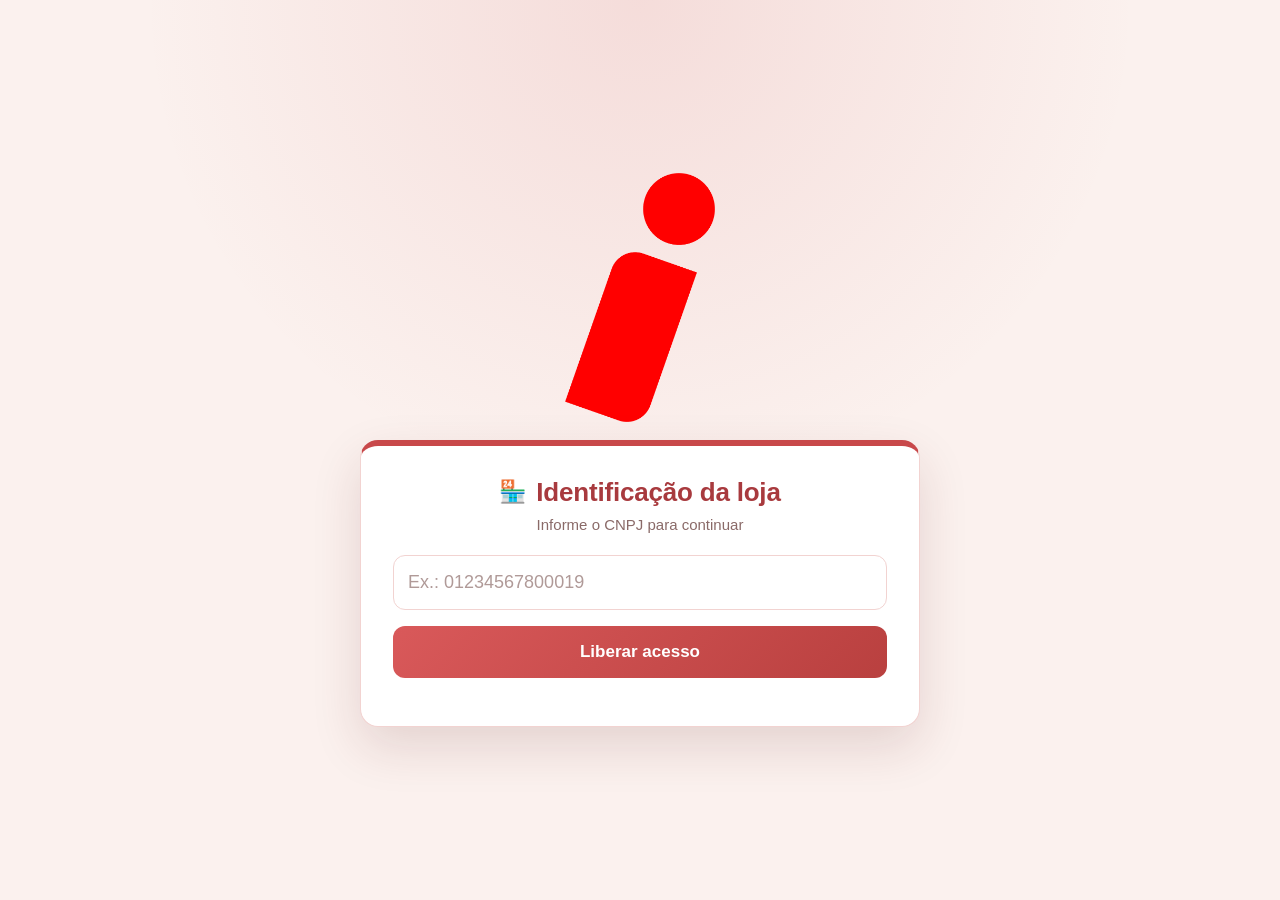
<file: index.html>
<!doctype html>
<html lang="pt-BR">
<head>
  <meta charset="utf-8" />
  <meta name="viewport" content="width=device-width, initial-scale=1" />
  <title>Acesso Exclusivo</title>

  <!-- Abre a conexão com os servidores do Google antes da primeira consulta. -->
  <link rel="preconnect" href="https://script.google.com" crossorigin>
  <link rel="preconnect" href="https://script.googleusercontent.com" crossorigin>

  <style>
    * { box-sizing: border-box; }

    :root{
      --bg:#fbf1ee;
      --text:#5e3a3a;
      --muted:#8a6a68;
      --card:#ffffff;
      --border:#f2d3d1;
      --primary:#c8484a;
      --primary-dark:#a83a3e;
      --shadow: 0 20px 50px rgba(90,30,30,.14);
      --radius: 18px;
    }

    body{
      font-family: Arial, sans-serif;
      margin:0;
      color: var(--text);
      background: radial-gradient(circle at top, rgba(200,72,74,.12), transparent 45%), var(--bg);
    }

    .wrap{
      min-height:100vh;
      display:flex;
      align-items:center;
      justify-content:center;
      padding: 48px 18px;
    }

    .container{
      width: min(560px, 100%);
      display:flex;
      flex-direction: column;
      align-items: center;
      justify-content: center;
      gap: 18px;
    }

    .logo-top{
      width: 150px;
      height:auto;
      max-width: 100%;
      object-fit: contain;
      display:block;
      margin:0;
    }

    .card{
      width: 100%;
      background: var(--card);
      border-radius: var(--radius);
      padding: 32px;
      box-shadow: var(--shadow);
      border: 1px solid var(--border);
      border-top: 6px solid var(--primary);
    }

    .title{
      display:flex;
      align-items:center;
      justify-content:center;
      gap:10px;
      margin-bottom: 10px;
      text-align:center;
    }

    .title-icon{
      font-size: 22px;
      line-height: 1;
      display: inline-flex;
      align-items: center;
      justify-content: center;
    }

    h1{
      font-size: 26px;
      line-height: 1.1;
      margin:0;
      letter-spacing: -0.2px;
      color: var(--primary-dark);
    }

    p{
      margin: 0 0 22px;
      color: var(--muted);
      font-size: 15px;
      text-align:center;
    }

    .field{
      display:flex;
      flex-direction: column;
      gap: 8px;
      margin-top: 6px;
    }

    label{
      font-size: 13px;
      margin:0;
      opacity:.95;
    }

    input,
    textarea{
      width:100%;
      padding: 16px 14px;
      font-size: 18px;
      border: 1px solid var(--border);
      border-radius: 12px;
      outline:none;
      background:#fff;
      color:#3d2a2a;
      font-family: Arial, sans-serif;
    }

    textarea{
      min-height: 90px;
      resize: vertical;
      font-size: 15px;
    }

    input::placeholder,
    textarea::placeholder{
      color:#b09a98;
    }

    input:focus,
    textarea:focus{
      border-color:#e08a88;
      box-shadow:0 0 0 4px rgba(224,138,136,.2);
    }

    button{
      width:100%;
      margin-top: 16px;
      padding: 16px 14px;
      font-size: 17px;
      font-weight: 700;
      border:0;
      border-radius: 12px;
      cursor:pointer;
      background: linear-gradient(135deg, #d9595a, #b9403f);
      color:#fff;
      transition: transform .04s ease, opacity .2s ease, filter .2s ease;
    }

    button:active{
      transform: translateY(1px);
    }

    button:hover{
      filter: brightness(1.05);
    }

    button:disabled{
      opacity:.7;
      cursor:not-allowed;
      filter: none;
    }

    .btn-secundario{
      display:block;
      width:100%;
      box-sizing:border-box;
      margin-top:16px;
      padding:16px 14px;
      font-size:16px;
      font-weight:700;
      border-radius:12px;
      text-align:center;
      text-decoration:none;
      background:transparent;
      color:var(--text);
      border:1px solid rgba(255,255,255,.25);
    }

    .btn-secundario:hover{ filter:brightness(1.15); }

    .msg{
      margin-top: 16px;
      font-weight: 700;
      font-size: 14px;
      text-align:center;
    }

    .ok{ color:#2f8a55; }
    .err{ color:#c0392b; }

    /* ===== Pesquisa de satisfação (tema claro e aconchegante) ===== */
    .popup-overlay{
      --p-red: #c8484a;
      --p-red-dark: #a83a3e;
      --p-red-soft: #fdeeed;
      --p-red-line: #f2d3d1;
      --p-text: #5e3a3a;
      --p-muted: #8a6a68;

      position: fixed;
      inset: 0;
      background: rgba(40, 18, 18, .55);
      backdrop-filter: blur(3px);
      display: none;
      align-items: center;
      justify-content: center;
      z-index: 9999;
      padding: 20px;
    }

    .popup-overlay.ativo{
      display: flex;
    }

    .popup-shell{
      position: relative;
      width: min(540px, 100%);
      animation: popupEntrar .35s ease-out;
    }

    .popup-card{
      max-height: 92vh;
      overflow-y: auto;
      background: linear-gradient(180deg, #fff6f3 0%, #ffffff 140px);
      color: var(--p-text);
      border-radius: 22px;
      padding: 32px 30px 26px;
      box-shadow: 0 24px 60px rgba(90, 30, 30, .28);
      border: 1px solid var(--p-red-line);
      border-top: 6px solid var(--p-red);
    }

    .popup-close{
      position: absolute;
      top: 16px;
      right: 16px;
      z-index: 2;
      width: 36px;
      height: 36px;
      margin: 0;
      padding: 0;
      background: var(--p-red-soft);
      color: var(--p-red);
      border: 0;
      border-radius: 50%;
      font-size: 24px;
      line-height: 36px;
      cursor: pointer;
    }

    .popup-close:hover{
      filter: none;
      background: #fbdcda;
    }

    .popup-card h2{
      margin: 0 0 8px;
      font-size: 24px;
      line-height: 1.2;
      text-align: center;
      color: var(--p-red-dark);
    }

    .popup-card p{
      margin: 0 0 20px;
      color: var(--p-muted);
      font-size: 15px;
      line-height: 1.5;
      text-align: center;
    }

    .popup-field{
      display: flex;
      flex-direction: column;
      gap: 8px;
      margin-bottom: 14px;
    }

    .popup-field label{
      font-size: 13px;
      font-weight: 700;
      color: var(--p-red-dark);
    }

    .popup-field input,
    .popup-field textarea{
      font-size: 15px;
      padding: 13px 14px;
      color: #3d2a2a;
      border-color: var(--p-red-line);
    }

    .popup-field input:focus,
    .popup-field textarea:focus{
      border-color: #e08a88;
      box-shadow: 0 0 0 4px rgba(224, 138, 136, .2);
    }

    .popup-field input::placeholder,
    .popup-field textarea::placeholder{
      color: #b09a98;
    }

    .popup-field input[readonly]{
      background: #fbf3f2;
      color: var(--p-muted);
      cursor: not-allowed;
    }

    .avaliacao-opcoes{
      display: grid;
      grid-template-columns: 1fr;
      gap: 8px;
      margin-bottom: 6px;
    }

    .avaliacao-btn{
      width: 100%;
      margin: 0;
      padding: 12px;
      font-size: 14px;
      border-radius: 12px;
      background: #fff;
      color: var(--p-text);
      border: 1px solid var(--p-red-line);
      cursor: pointer;
      transition: background .2s ease, border-color .2s ease, color .2s ease, transform .04s ease;
    }

    .avaliacao-btn:hover{
      filter: none;
      background: var(--p-red-soft);
      border-color: #e9b7b4;
    }

    .avaliacao-btn.selecionado{
      background: var(--p-red);
      border-color: var(--p-red);
      color: #fff;
      box-shadow: 0 6px 16px rgba(200, 72, 74, .25);
    }

    #btnFinalizarPesquisa{
      margin-top: 8px;
      background: linear-gradient(135deg, #d9595a, #b9403f);
      box-shadow: 0 10px 22px rgba(185, 64, 63, .28);
    }

    .popup-msg{
      min-height: 20px;
      margin-top: 12px;
      font-size: 14px;
      font-weight: 700;
      text-align: center;
    }

    .popup-msg.ok{
      color: #2f8a55;
    }

    .popup-msg.err{
      color: #c0392b;
    }

    /* ===== Gigi chorando: aparece em cima do X ===== */
    .gigi-triste{
      position: absolute;
      top: -34px;
      right: -14px;
      z-index: 5;
      width: 150px;
      display: none;
      cursor: default;
    }

    .gigi-triste.visivel{
      display: block;
      animation: gigiSurgir .35s cubic-bezier(.2, 1.4, .5, 1);
    }

    .gigi-triste img{
      display: block;
      width: 100%;
      height: auto;
      filter: drop-shadow(0 10px 18px rgba(90, 30, 30, .3));
      animation: gigiSoluco .6s ease-in-out .35s infinite;
      transform-origin: 50% 100%;
    }

    .gigi-balao{
      position: absolute;
      top: 34px;
      right: calc(100% - 6px);
      width: 230px;
      padding: 14px 16px;
      background: #fff;
      color: var(--p-text);
      border: 2px solid var(--p-red);
      border-radius: 16px;
      box-shadow: 0 12px 28px rgba(90, 30, 30, .22);
      font-size: 14px;
      line-height: 1.4;
      text-align: left;
    }

    .gigi-balao::after{
      content: "";
      position: absolute;
      top: 26px;
      right: -10px;
      width: 16px;
      height: 16px;
      background: #fff;
      border-top: 2px solid var(--p-red);
      border-right: 2px solid var(--p-red);
      transform: rotate(45deg);
    }

    .gigi-balao strong{
      display: block;
      margin-bottom: 4px;
      color: var(--p-red-dark);
      font-size: 15px;
    }

    .gigi-sair{
      width: auto;
      margin: 8px 0 0;
      padding: 0;
      background: none;
      border: 0;
      color: #a99390;
      font-size: 11px;
      font-weight: 400;
      text-decoration: underline;
      cursor: pointer;
    }

    .gigi-sair:hover{
      filter: none;
      color: var(--p-muted);
    }

    /* ===== Perguntas extras (terceiros) ===== */
    .pesquisa-extra{
      text-align: center;
      padding: 4px 0 2px;
    }

    .extra-etapa{
      display: inline-block;
      margin-bottom: 14px;
      padding: 5px 12px;
      border-radius: 99px;
      background: var(--p-red-soft);
      color: var(--p-red-dark);
      font-size: 12px;
      font-weight: 700;
    }

    .pesquisa-extra h2{
      font-size: 21px;
      padding: 0 22px;
      margin-bottom: 20px;
    }

    .extra-opcoes{
      display: grid;
      grid-template-columns: 1fr;
      gap: 10px;
    }

    .extra-opcoes.duas{
      grid-template-columns: 1fr 1fr;
    }

    .extra-opcoes .avaliacao-btn{
      padding: 15px 12px;
      font-size: 15px;
    }

    .extra-opcoes .avaliacao-btn:disabled{
      cursor: default;
    }

    /* ===== Tela de agradecimento ===== */
    .pesquisa-obrigado{
      position: relative;
      text-align: center;
      padding: 8px 0 4px;
    }

    .pesquisa-obrigado img{
      width: 190px;
      max-width: 60%;
      height: auto;
      display: block;
      margin: 0 auto 10px;
      filter: drop-shadow(0 12px 20px rgba(90, 30, 30, .22));
      animation: gigiPular .6s cubic-bezier(.2, 1.4, .5, 1);
    }

    .pesquisa-obrigado h2{
      font-size: 26px;
    }

    .obrigado-progresso{
      height: 6px;
      margin: 6px auto 8px;
      width: 70%;
      border-radius: 99px;
      background: var(--p-red-soft);
      overflow: hidden;
    }

    .obrigado-progresso span{
      display: block;
      height: 100%;
      width: 0;
      background: linear-gradient(90deg, #e27b7a, var(--p-red));
      border-radius: inherit;
    }

    .obrigado-progresso.andando span{
      width: 100%;
      transition: width var(--tempo-redirect, 4s) linear;
    }

    .obrigado-rodape{
      margin: 0 !important;
      font-size: 13px !important;
    }

    .coracao{
      position: absolute;
      bottom: 40%;
      font-size: 20px;
      color: var(--p-red);
      opacity: 0;
      pointer-events: none;
      animation: coracaoSubir 2.4s ease-out forwards;
    }

    .popup-shell.concluida .popup-close,
    .popup-shell.concluida .gigi-triste{
      display: none;
    }

    /* Popup de aviso (usa o mesmo card claro, sem a Gigi) */
    .popup-overlay > .popup-card{
      width: min(540px, 100%);
    }

    #btnBaixarMaterial{
      background: linear-gradient(135deg, #d9595a, #b9403f);
      box-shadow: 0 10px 22px rgba(185, 64, 63, .28);
    }

    .popup-card .btn-secundario{
      color: var(--p-red-dark);
      border-color: var(--p-red-line);
    }

    .popup-card .btn-secundario:hover{
      filter: none;
      background: var(--p-red-soft);
    }

    @keyframes popupEntrar{
      from{ opacity: 0; transform: translateY(14px) scale(.98); }
      to{ opacity: 1; transform: none; }
    }

    @keyframes gigiSurgir{
      from{ opacity: 0; transform: translateY(30px) scale(.6); }
      to{ opacity: 1; transform: none; }
    }

    @keyframes gigiSoluco{
      0%, 100%{ transform: rotate(-2deg) scaleY(1); }
      50%{ transform: rotate(2deg) scaleY(.97); }
    }

    @keyframes gigiPular{
      from{ opacity: 0; transform: translateY(24px) scale(.7); }
      to{ opacity: 1; transform: none; }
    }

    @keyframes coracaoSubir{
      0%{ opacity: 0; transform: translateY(0) scale(.6); }
      15%{ opacity: 1; }
      100%{ opacity: 0; transform: translateY(-180px) scale(1.2); }
    }

    @media (max-width: 480px){
      .popup-card{ padding: 28px 18px 22px; }
      .gigi-triste{ width: 118px; top: -22px; right: -6px; }
      .gigi-balao{ width: 180px; top: 20px; font-size: 13px; }
    }

    @media (prefers-reduced-motion: reduce){
      .popup-shell, .gigi-triste.visivel, .gigi-triste img,
      .pesquisa-obrigado img, .coracao{ animation: none; }
    }

    .pagina-indisponivel{
      position: fixed;
      inset: 0;
      display: none;
      align-items: center;
      justify-content: center;
      padding: 24px;
      background: radial-gradient(circle at top, rgba(200,72,74,.12), transparent 45%), var(--bg);
      z-index: 10000;
    }

    .pagina-indisponivel.ativo{
      display: flex;
    }

    .indisponivel-card{
      width: min(620px, 100%);
      background: var(--card);
      border-radius: var(--radius);
      padding: 42px 32px;
      text-align: center;
      box-shadow: var(--shadow);
      border: 1px solid var(--border);
      border-top: 6px solid var(--primary);
    }

    .logo-indisponivel{
      width: 170px;
      max-width: 100%;
      height: auto;
      margin: 0 auto 30px;
      display: block;
      object-fit: contain;
    }

    .icone-indisponivel{
      width: 118px;
      height: 118px;
      margin: 0 auto 24px;
      border-radius: 50%;
      display: flex;
      align-items: center;
      justify-content: center;
      background: #fdeeed;
      font-size: 56px;
    }

    .indisponivel-card h2{
      margin: 0 0 16px;
      font-size: 30px;
      line-height: 1.2;
      color: var(--primary-dark);
    }

    .indisponivel-card p{
      margin: 0 auto 28px;
      max-width: 480px;
      color: var(--muted);
      font-size: 17px;
      line-height: 1.5;
    }

    .btn-voltar{
      max-width: 320px;
      margin: 0 auto;
    }

  </style>
</head>

<body>
  <div class="wrap">
    <div class="container">

      <img src="img/logo.png" alt="Logo da empresa" class="logo-top">

      <div class="card">
        <div class="title">
          <span class="title-icon">🏪</span>
          <h1>Identificação da loja</h1>
        </div>

        <p>Informe o CNPJ para continuar</p>

        <div class="field">
          <input
            id="cnpj"
            inputmode="numeric"
            autocomplete="off"
            placeholder="Ex.: 01234567800019"
          />
        </div>

        <button id="btn">Liberar acesso</button>

        <div id="msg" class="msg"></div>
      </div>

    </div>
  </div>

  <div id="popupPesquisa" class="popup-overlay" aria-hidden="true">
    <div id="popupShell" class="popup-shell">
    <button id="btnFecharPesquisa" class="popup-close" type="button" aria-label="Fechar pesquisa">×</button>

    <div id="gigiTriste" class="gigi-triste" aria-live="polite">
      <div class="gigi-balao">
        <strong>Nããão, não vai embora! 😭</strong>
        Responde a pesquisa pra Gigi, por favor? Leva menos de 1 minutinho!
        <br>
        <button id="btnSairMesmo" class="gigi-sair" type="button">sair mesmo assim</button>
      </div>
      <img src="img/gigi-chorando.png" alt="Gigi, a girafa mascote, chorando">
    </div>

    <div class="popup-card">
      <div id="pesquisaConteudo">
      <h2>Pesquisa de satisfação</h2>

      <p>
        Antes de acessar o material, responda rapidamente a pesquisa abaixo.
      </p>

      <div class="popup-field">
        <label for="pesquisaCnpj">CNPJ</label>
        <input
          id="pesquisaCnpj"
          inputmode="numeric"
          autocomplete="off"
          readonly
        />
      </div>

      <div class="popup-field">
        <label for="pesquisaResponsavel">Nome do responsável</label>
        <input
          id="pesquisaResponsavel"
          autocomplete="off"
          placeholder="Digite o nome do responsável"
        />
      </div>

      <div class="popup-field">
        <label>Como você avalia seu atendimento?</label>

        <div class="avaliacao-opcoes">
          <button type="button" class="avaliacao-btn" data-avaliacao="Muito satisfeito">Muito satisfeito</button>
          <button type="button" class="avaliacao-btn" data-avaliacao="Satisfeito">Satisfeito</button>
          <button type="button" class="avaliacao-btn" data-avaliacao="Indiferente">Indiferente</button>
          <button type="button" class="avaliacao-btn" data-avaliacao="Insatisfeito">Insatisfeito</button>
          <button type="button" class="avaliacao-btn" data-avaliacao="Muito insatisfeito">Muito insatisfeito</button>
        </div>
      </div>

      <div class="popup-field">
        <label for="pesquisaComentario">Deixe um comentário sobre a sua avaliação</label>
        <textarea
          id="pesquisaComentario"
          placeholder="Escreva seu comentário aqui"
        ></textarea>
      </div>

      <button id="btnFinalizarPesquisa" type="button">
        Finalizar pesquisa
      </button>

      <div id="msgPesquisa" class="popup-msg"></div>
      </div>

      <div id="pesquisaTerceiros" class="pesquisa-extra" hidden>
        <div id="terceirosPasso1">
          <span class="extra-etapa">Antes de começar, uma perguntinha rápida 😊</span>
          <h2>Sua loja paga alguém de fora (freelancer, agência, designer) para fazer artes ou cuidar das redes sociais?</h2>
          <div class="extra-opcoes duas">
            <button type="button" class="avaliacao-btn paga-btn" data-paga="Não">Não</button>
            <button type="button" class="avaliacao-btn paga-btn" data-paga="Sim">Sim</button>
          </div>
        </div>

        <div id="terceirosPasso2" hidden>
          <span class="extra-etapa">Só mais esta</span>
          <h2>Quanto por mês, mais ou menos?</h2>
          <div class="extra-opcoes">
            <button type="button" class="avaliacao-btn valor-btn" data-valor="Até R$ 500">Até R$ 500</button>
            <button type="button" class="avaliacao-btn valor-btn" data-valor="R$ 500 a R$ 1.000">R$ 500 a R$ 1.000</button>
            <button type="button" class="avaliacao-btn valor-btn" data-valor="Acima de R$ 1.000">Acima de R$ 1.000</button>
          </div>
        </div>
      </div>

      <div id="pesquisaObrigado" class="pesquisa-obrigado" hidden>
        <img src="img/gigi-coracao.png" alt="Gigi, a girafa mascote, fazendo coração com as mãos">
        <h2 id="obrigadoTitulo">Você é demais! ❤️</h2>
        <p>
          A Gigi agradece de coração pela sua avaliação.
          Ela ajuda a gente a melhorar o atendimento cada vez mais.
        </p>
        <div id="obrigadoProgresso" class="obrigado-progresso"><span></span></div>
        <p id="obrigadoRodape" class="obrigado-rodape">Abrindo o material...</p>
      </div>
    </div>
    </div>
  </div>

  <div id="popupAviso" class="popup-overlay" aria-hidden="true">
    <div class="popup-card">
      <h2 id="avisoTitulo">Aviso</h2>
      <p id="avisoTexto"></p>

      <a id="avisoLink" class="btn-secundario" href="#" target="_blank" rel="noopener">
        Ver mais
      </a>

      <button id="btnBaixarMaterial" type="button">
        Baixar meu material
      </button>

      <div id="msgAviso" class="popup-msg"></div>
    </div>
  </div>

  <div id="paginaIndisponivel" class="pagina-indisponivel" aria-hidden="true">
    <div class="indisponivel-card">
      <img src="img/logo.png" alt="Logo Rede Inova" class="logo-indisponivel">

      <div class="icone-indisponivel" aria-hidden="true">
        📄
      </div>

      <h2>Material indisponível</h2>

      <p>
        O material solicitado ainda não está disponível.<br>
        Tente novamente mais tarde ou entre em contato com a Rede Inova.
      </p>

      <button id="btnVoltarInicio" type="button" class="btn-voltar">
        Voltar para o início
      </button>
    </div>
  </div>


  <script>
    const $cnpj = document.getElementById('cnpj');
    const $msg  = document.getElementById('msg');
    const $btn  = document.getElementById('btn');

    const $popupPesquisa = document.getElementById('popupPesquisa');
    const $pesquisaCnpj = document.getElementById('pesquisaCnpj');
    const $pesquisaResponsavel = document.getElementById('pesquisaResponsavel');
    const $pesquisaComentario = document.getElementById('pesquisaComentario');
    const $btnFinalizarPesquisa = document.getElementById('btnFinalizarPesquisa');
    const $btnFecharPesquisa = document.getElementById('btnFecharPesquisa');
    const $msgPesquisa = document.getElementById('msgPesquisa');
    const $avaliacaoBtns = document.querySelectorAll('.avaliacao-btn');
    const $paginaIndisponivel = document.getElementById('paginaIndisponivel');
    const $btnVoltarInicio = document.getElementById('btnVoltarInicio');
    const $popupShell = document.getElementById('popupShell');
    const $gigiTriste = document.getElementById('gigiTriste');
    const $btnSairMesmo = document.getElementById('btnSairMesmo');
    const $pesquisaConteudo = document.getElementById('pesquisaConteudo');
    const $pesquisaObrigado = document.getElementById('pesquisaObrigado');
    const $obrigadoTitulo = document.getElementById('obrigadoTitulo');
    const $obrigadoProgresso = document.getElementById('obrigadoProgresso');
    const $pesquisaTerceiros = document.getElementById('pesquisaTerceiros');
    const $terceirosPasso1 = document.getElementById('terceirosPasso1');
    const $terceirosPasso2 = document.getElementById('terceirosPasso2');
    const $pagaBtns = document.querySelectorAll('.paga-btn');
    const $valorBtns = document.querySelectorAll('.valor-btn');
    const $obrigadoRodape = document.getElementById('obrigadoRodape');

    const TEMPO_AGRADECIMENTO_MS = 3000;

    const $popupAviso = document.getElementById('popupAviso');
    const $avisoTitulo = document.getElementById('avisoTitulo');
    const $avisoTexto = document.getElementById('avisoTexto');
    const $avisoLink = document.getElementById('avisoLink');
    const $btnBaixarMaterial = document.getElementById('btnBaixarMaterial');

    const APP_SCRIPT_URL = 'https://script.google.com/macros/s/AKfycbzq0sbjuFONU9wRcB25Z36LRLQGD58TdW0QWSfXxg6R5fwkaY6D6mo52m7pvefWJtZ_/exec';

    const PESQUISA_SCRIPT_URL = 'https://script.google.com/macros/s/AKfycbwSOKZB1K5EX5HUvSCnT6YVnlPQO9jrv2er_cbuMGXKsMGHh0dpQJ2v0DoEndycpiCB/exec';

    const MSG_NAO_CADASTRADO = 'CNPJ não encontrado. Verifique os dados digitados ou entre em contato com a Rede Inova.';
    const MSG_SEM_LINK = 'O material solicitado ainda não está disponível. Tente novamente mais tarde ou entre em contato com a Rede Inova.';
    const MSG_ERRO_GENERICO = 'Erro de comunicação. Tente novamente.';

    let linkDrivePendente = '';
    let avaliacaoSelecionada = '';
    let materialDisponivel = false;

    function limparNumeros(s){
      return (s || '').replace(/\D/g, '');
    }

    function mostrar(texto, tipo){
      $msg.textContent = texto;
      $msg.className = 'msg ' + (tipo === 'ok' ? 'ok' : 'err');
    }

    function mostrarPesquisa(texto, tipo){
      $msgPesquisa.textContent = texto;
      $msgPesquisa.className = 'popup-msg ' + (tipo === 'ok' ? 'ok' : 'err');
    }

    function abrirPopupPesquisa(linkDrive, cnpj, materialLiberado){
      linkDrivePendente = linkDrive || '';
      materialDisponivel = Boolean(materialLiberado && linkDrivePendente);
      avaliacaoSelecionada = '';

      $pesquisaCnpj.value = cnpj;
      $pesquisaResponsavel.value = '';
      $pesquisaComentario.value = '';

      mostrarPesquisa('', '');

      $avaliacaoBtns.forEach(btn => btn.classList.remove('selecionado'));

      esconderGigi();
      $popupShell.classList.remove('concluida');
      $pesquisaConteudo.hidden = false;
      $pesquisaObrigado.hidden = true;
      $pesquisaTerceiros.hidden = true;
      $popupShell.classList.remove('extras');
      $pesquisaTerceiros.querySelectorAll('button').forEach(b => {
        b.disabled = false;
        b.classList.remove('selecionado');
      });
      $obrigadoProgresso.classList.remove('andando');

      $popupPesquisa.classList.add('ativo');
      $popupPesquisa.setAttribute('aria-hidden', 'false');

      setTimeout(() => {
        $pesquisaResponsavel.focus();
      }, 100);
    }

    function mostrarPaginaIndisponivel(){
      $popupPesquisa.classList.remove('ativo');
      $popupPesquisa.setAttribute('aria-hidden', 'true');

      const wrap = document.querySelector('.wrap');
      if (wrap) wrap.style.display = 'none';

      $paginaIndisponivel.classList.add('ativo');
      $paginaIndisponivel.setAttribute('aria-hidden', 'false');
    }

    function redirecionarOuAvisarMaterial(){
      // Só leva a loja para o Google Drive: um link de outro site (golpe) mostra "indisponível".
      const linkDoDrive = /^https:\/\/drive\.google\.com\//.test(linkDrivePendente);

      if (!materialDisponivel || !linkDrivePendente || !linkDoDrive) {
        mostrarPaginaIndisponivel();
        return;
      }

      window.location.replace(linkDrivePendente);
    }

    function fecharPesquisaERedirecionar(){
      redirecionarOuAvisarMaterial();
    }

    function abrirPopupAviso(intercept, linkDrive, materialLiberado){
      linkDrivePendente = linkDrive || '';
      materialDisponivel = Boolean(materialLiberado && linkDrivePendente);

      $avisoTitulo.textContent = (intercept && intercept.titulo) ? intercept.titulo : 'Aviso';
      $avisoTexto.textContent = (intercept && intercept.texto) ? intercept.texto : '';

      const linkAviso = (intercept && intercept.link) ? String(intercept.link).trim() : '';
      if (linkAviso) {
        $avisoLink.href = linkAviso;
        $avisoLink.textContent = (intercept && intercept.textoLink) ? intercept.textoLink : 'Ver mais';
        $avisoLink.style.display = '';
      } else {
        $avisoLink.style.display = 'none';
      }

      $popupAviso.classList.add('ativo');
      $popupAviso.setAttribute('aria-hidden', 'false');
    }

    function fecharAvisoERedirecionar(){
      $popupAviso.classList.remove('ativo');
      $popupAviso.setAttribute('aria-hidden', 'true');
      redirecionarOuAvisarMaterial();
    }

    // Gigi chorando: surge em cima do X e fica cobrindo o botão enquanto o mouse estiver nela.
    let timerEsconderGigi = null;

    function mostrarGigi(){
      if ($popupShell.classList.contains('extras')) return;
      clearTimeout(timerEsconderGigi);
      $gigiTriste.classList.add('visivel');
    }

    function esconderGigi(){
      clearTimeout(timerEsconderGigi);
      $gigiTriste.classList.remove('visivel');
    }

    function agendarEsconderGigi(){
      clearTimeout(timerEsconderGigi);
      timerEsconderGigi = setTimeout(esconderGigi, 700);
    }

    $btnFecharPesquisa.addEventListener('mouseenter', mostrarGigi);
    $gigiTriste.addEventListener('mouseenter', mostrarGigi);
    $gigiTriste.addEventListener('mouseleave', agendarEsconderGigi);

    // No celular não existe "passar o mouse": o toque no X mostra a Gigi em vez de sair.
    $btnFecharPesquisa.addEventListener('click', mostrarGigi);

    // Toque/clique fora da Gigi (ex.: voltar a preencher o formulário) faz ela sumir.
    $popupPesquisa.addEventListener('click', (e) => {
      if (!$gigiTriste.classList.contains('visivel')) return;
      if ($gigiTriste.contains(e.target) || $btnFecharPesquisa.contains(e.target)) return;
      esconderGigi();
    });

    function soltarCoracoes(){
      for (let i = 0; i < 10; i++) {
        const c = document.createElement('span');
        c.className = 'coracao';
        c.textContent = '❤';
        c.style.left = (10 + Math.random() * 80) + '%';
        c.style.fontSize = (14 + Math.random() * 14) + 'px';
        c.style.animationDelay = (Math.random() * 0.9) + 's';
        $pesquisaObrigado.appendChild(c);
      }
    }

    function mostrarAgradecimento(responsavel){
      const primeiroNome = responsavel.split(/\s+/)[0];
      $obrigadoTitulo.textContent = primeiroNome
        ? `Você é demais, ${primeiroNome}! ❤️`
        : 'Você é demais! ❤️';
      $obrigadoRodape.textContent = materialDisponivel ? 'Abrindo o material...' : 'Só um instante...';

      esconderGigi();
      $popupShell.classList.add('concluida');
      $pesquisaConteudo.hidden = true;
      $pesquisaTerceiros.hidden = true;
      $popupShell.classList.remove('extras');
      $pesquisaObrigado.hidden = false;
      soltarCoracoes();

      $obrigadoProgresso.style.setProperty('--tempo-redirect', TEMPO_AGRADECIMENTO_MS + 'ms');
      requestAnimationFrame(() => requestAnimationFrame(() => {
        $obrigadoProgresso.classList.add('andando');
      }));
    }

    // O Apps Script às vezes trava uma chamada por 20–30s enquanto a seguinte responde em 1s.
    // Por isso, se a resposta demora, dispara outra chamada em paralelo e usa a que chegar primeiro.
    // Só para leituras (GET): repetir não grava nada duas vezes.
    const INICIOS_CONSULTA_MS = [0, 3500, 8000];
    const LIMITE_CONSULTA_MS = 45000;

    function buscarRapido(url){
      return new Promise((resolve, reject) => {
        const controles = [];
        const timers = [];
        let iniciadas = 0;
        let falhas = 0;
        let fim = false;

        function encerrar(){
          fim = true;
          timers.forEach(clearTimeout);
          controles.forEach(c => c.abort());
        }

        function iniciar(){
          if (fim || iniciadas >= INICIOS_CONSULTA_MS.length) return;
          iniciadas++;

          const controle = new AbortController();
          controles.push(controle);

          fetch(url, { signal: controle.signal })
            .then(resp => {
              if (!resp.ok) throw new Error('HTTP ' + resp.status);
              return resp.json();
            })
            .then(data => {
              if (fim) return;
              encerrar();
              resolve(data);
            })
            .catch(err => {
              if (fim) return;
              falhas++;
              if (falhas >= INICIOS_CONSULTA_MS.length) {
                encerrar();
                reject(err);
              } else {
                iniciar(); // falhou rápido: dispara a próxima sem esperar o horário dela
              }
            });
        }

        INICIOS_CONSULTA_MS.forEach(ms => timers.push(setTimeout(iniciar, ms)));
        timers.push(setTimeout(() => {
          if (fim) return;
          encerrar();
          const erro = new Error('Tempo esgotado');
          erro.name = 'AbortError';
          reject(erro);
        }, LIMITE_CONSULTA_MS));
      });
    }

    // Envio (POST) da pesquisa: o Apps Script grava primeiro e depois redireciona para a "página da resposta",
    // que é a etapa que às vezes trava. Com redirect 'manual' o envio termina assim que a resposta foi gravada.
    // Não repete sozinho para não gravar a mesma pesquisa duas vezes.
    async function enviarSemEsperarResposta(corpo, keepalive){
      const controle = new AbortController();
      const timer = setTimeout(() => controle.abort(), 25000);

      try {
        const resp = await fetch(PESQUISA_SCRIPT_URL, {
          method: 'POST',
          headers: { 'Content-Type': 'text/plain;charset=utf-8' },
          body: corpo,
          redirect: 'manual',
          keepalive: Boolean(keepalive),
          signal: controle.signal
        });

        return resp.type === 'opaqueredirect' || resp.ok;
      } finally {
        clearTimeout(timer);
      }
    }

    // A pergunta de terceiros aparece uma vez por loja, ANTES da pesquisa de satisfação (ou do aviso).
    // O status é buscado junto com a consulta do CNPJ, para não atrasar o "Liberar acesso".
    let statusTerceiros = null;

    function buscarStatusTerceiros(cnpj){
      if (statusTerceiros && statusTerceiros.cnpj === cnpj) return statusTerceiros.promessa;

      const promessa = buscarRapido(`${PESQUISA_SCRIPT_URL}?action=status&cnpj=${encodeURIComponent(cnpj)}`)
        .catch(() => null);
      statusTerceiros = { cnpj, promessa };
      return promessa;
    }

    // true/false; null se a resposta não chegar a tempo (aí a loja segue sem a pergunta, para não travar).
    async function jaRespondeuTerceiros(cnpj){
      const status = await Promise.race([buscarStatusTerceiros(cnpj), esperar(3000).then(() => null)]);
      return (status && typeof status.jaRespondeuTerceiros === 'boolean') ? status.jaRespondeuTerceiros : null;
    }

    function ehNaoCadastrado(msg){
      const m = String(msg || '')
        .toLowerCase()
        .normalize('NFD')
        .replace(/[\u0300-\u036f]/g, '');

      return (
        m.includes('cnpj nao encontrado') ||
        m.includes('nao encontrado') ||
        m.includes('nao cadastrado') ||
        m.includes('inexistente') ||
        m.includes('negado') ||
        m.includes('bloqueado') ||
        m.includes('sem permissao') ||
        m.includes('sem permissão')
      );
    }

    $avaliacaoBtns.forEach(btn => {
      btn.addEventListener('click', () => {
        avaliacaoSelecionada = btn.dataset.avaliacao;

        $avaliacaoBtns.forEach(b => b.classList.remove('selecionado'));
        btn.classList.add('selecionado');
      });
    });

    async function enviarPesquisa(){
      const cnpjPesquisa = limparNumeros($pesquisaCnpj.value);
      const responsavel = $pesquisaResponsavel.value.trim();
      const comentario = $pesquisaComentario.value.trim();

      if (!PESQUISA_SCRIPT_URL || PESQUISA_SCRIPT_URL.includes('COLE_AQUI')) {
        return mostrarPesquisa('URL da pesquisa não configurada no HTML.', 'err');
      }

      if (!cnpjPesquisa) return mostrarPesquisa('Informe o CNPJ.', 'err');
      if (cnpjPesquisa.length !== 14) return mostrarPesquisa('CNPJ precisa ter 14 dígitos.', 'err');
      if (!responsavel) return mostrarPesquisa('Informe o nome do responsável.', 'err');
      if (!avaliacaoSelecionada) return mostrarPesquisa('Selecione uma opção de avaliação.', 'err');

      $btnFinalizarPesquisa.disabled = true;
      $btnFinalizarPesquisa.textContent = 'Enviando...';
      mostrarPesquisa('Enviando pesquisa...', 'ok');

      let enviouComSucesso = false;

      try {
        const payloadPesquisa = JSON.stringify({
          action: 'pesquisa_satisfacao',
          cnpj: cnpjPesquisa,
          responsavel: responsavel,
          avaliacao: avaliacaoSelecionada,
          comentario: comentario
        });

        const gravou = await enviarSemEsperarResposta(payloadPesquisa);
        if (!gravou) return mostrarPesquisa('Não foi possível registrar a pesquisa. Tente novamente.', 'err');

        enviouComSucesso = true;

        mostrarPesquisa('', '');
        agradecerEIrParaMaterial(responsavel);

      } catch (err) {
        return mostrarPesquisa('Erro ao enviar a pesquisa. Tente novamente.', 'err');
      } finally {
        if (!enviouComSucesso) {
          $btnFinalizarPesquisa.disabled = false;
          $btnFinalizarPesquisa.textContent = 'Finalizar pesquisa';
        }
      }
    }

    $btnVoltarInicio.addEventListener('click', () => {
      window.location.reload();
    });

    // Pergunta de terceiros (uma vez por loja): o Apps Script da pesquisa avisa se o CNPJ ainda não respondeu.
    let cnpjTerceiros = '';
    let depoisDosTerceiros = null;

    function esperar(ms){
      return new Promise(r => setTimeout(r, ms));
    }

    function irParaMaterial(){
      fecharPesquisaERedirecionar();
    }

    function agradecerEIrParaMaterial(responsavel, envio){
      mostrarAgradecimento(responsavel);
      Promise.all([esperar(TEMPO_AGRADECIMENTO_MS), envio]).then(irParaMaterial);
    }

    // Abre a pergunta de terceiros; ao responder (ou fechar no X), segue para "depois" (pesquisa ou aviso).
    function abrirPerguntasTerceiros(cnpj, depois){
      cnpjTerceiros = cnpj;
      depoisDosTerceiros = depois;

      esconderGigi();
      $popupShell.classList.remove('concluida');
      $popupShell.classList.add('extras');
      $pesquisaConteudo.hidden = true;
      $pesquisaObrigado.hidden = true;
      $pesquisaTerceiros.hidden = false;
      $terceirosPasso1.hidden = false;
      $terceirosPasso2.hidden = true;
      $pesquisaTerceiros.querySelectorAll('button').forEach(b => {
        b.disabled = false;
        b.classList.remove('selecionado');
      });

      $popupPesquisa.classList.add('ativo');
      $popupPesquisa.setAttribute('aria-hidden', 'false');
      $popupShell.querySelector('.popup-card').scrollTop = 0;
    }

    function seguirDepoisDosTerceiros(){
      const depois = depoisDosTerceiros;
      depoisDosTerceiros = null;

      $popupShell.classList.remove('extras');
      $pesquisaTerceiros.hidden = true;
      $popupPesquisa.classList.remove('ativo');
      $popupPesquisa.setAttribute('aria-hidden', 'true');

      if (depois) depois();
    }

    function salvarTerceiros(pagaTerceiros, valorMensal){
      // keepalive: o envio continua mesmo se a loja já sair da página. Se falhar, a loja segue do mesmo jeito.
      enviarSemEsperarResposta(JSON.stringify({
        action: 'pesquisa_terceiros',
        cnpj: cnpjTerceiros,
        pagaTerceiros: pagaTerceiros,
        valorMensal: valorMensal
      }), true).catch(() => {});
    }

    function responderTerceiros(botao, pagaTerceiros, valorMensal){
      botao.classList.add('selecionado');
      $pesquisaTerceiros.querySelectorAll('button').forEach(b => b.disabled = true);

      salvarTerceiros(pagaTerceiros, valorMensal);
      setTimeout(seguirDepoisDosTerceiros, 300); // tempo de ver o botão marcado
    }

    $pagaBtns.forEach(btn => {
      btn.addEventListener('click', () => {
        if (btn.dataset.paga === 'Sim') {
          $terceirosPasso1.hidden = true;
          $terceirosPasso2.hidden = false;
          return;
        }

        responderTerceiros(btn, 'Não', '');
      });
    });

    $valorBtns.forEach(btn => {
      btn.addEventListener('click', () => responderTerceiros(btn, 'Sim', btn.dataset.valor));
    });

    // Na pergunta de terceiros o X não chama a Gigi: pula a pergunta e segue para a pesquisa (ou o aviso).
    $btnFecharPesquisa.addEventListener('click', () => {
      if ($popupShell.classList.contains('extras')) seguirDepoisDosTerceiros();
    });

    $btnFinalizarPesquisa.addEventListener('click', enviarPesquisa);
    $btnSairMesmo.addEventListener('click', fecharPesquisaERedirecionar);
    $btnBaixarMaterial.addEventListener('click', fecharAvisoERedirecionar);

    // A consulta começa assim que a loja termina de digitar os 14 números; o clique em "Liberar acesso"
    // reaproveita essa mesma consulta (que muitas vezes já terminou).
    let consultaAntecipada = null;

    function consultarCNPJ(cnpj){
      if (consultaAntecipada && consultaAntecipada.cnpj === cnpj) return consultaAntecipada.promessa;

      const promessa = buscarRapido(`${APP_SCRIPT_URL}?cnpj=${encodeURIComponent(cnpj)}`);
      consultaAntecipada = { cnpj, promessa };

      // Se falhar, o próximo clique faz uma consulta nova em vez de reaproveitar o erro.
      promessa.catch(() => {
        if (consultaAntecipada && consultaAntecipada.promessa === promessa) consultaAntecipada = null;
      });

      return promessa;
    }

    $cnpj.addEventListener('input', () => {
      const cnpj = limparNumeros($cnpj.value);
      if (cnpj.length === 14) {
        consultarCNPJ(cnpj);
        buscarStatusTerceiros(cnpj);
      }
    });

    // "Acorda" o servidor do Google enquanto a loja digita (a primeira chamada costuma ser a mais lenta).
    fetch(APP_SCRIPT_URL).catch(() => {});

    $btn.addEventListener('click', async () => {
      const cnpj = limparNumeros($cnpj.value);

      if (!cnpj) return mostrar('Digite um CNPJ.', 'err');
      if (cnpj.length !== 14) return mostrar('CNPJ precisa ter 14 dígitos.', 'err');

      mostrar('Validando...', 'ok');
      $btn.disabled = true;

      try {
        buscarStatusTerceiros(cnpj);
        const data = await consultarCNPJ(cnpj);

        if (!data || !data.sucesso) {
          const serverMsg = (data && data.mensagem) ? String(data.mensagem) : '';

          if (!serverMsg) {
            return mostrar(MSG_NAO_CADASTRADO, 'err');
          }

          if (ehNaoCadastrado(serverMsg)) {
            return mostrar(MSG_NAO_CADASTRADO, 'err');
          }

          return mostrar(serverMsg || MSG_NAO_CADASTRADO, 'err');
        }

        const linkRecebido = data.link ? String(data.link).trim() : '';
        const temMaterial = data.materialDisponivel !== false && linkRecebido !== '';

        const intercept = (data && data.intercept) ? data.intercept : null;
        const modoIntercept = (intercept && String(intercept.modo || '').toLowerCase() === 'aviso') ? 'aviso' : 'csat';

        const proximaEtapa = modoIntercept === 'aviso'
          ? () => abrirPopupAviso(intercept, linkRecebido, temMaterial)
          : () => abrirPopupPesquisa(linkRecebido, cnpj, temMaterial);

        mostrar(modoIntercept === 'aviso'
          ? 'Acesso liberado.'
          : 'Acesso liberado. Responda a pesquisa para acessar o material.', 'ok');

        // Loja que ainda não respondeu sobre terceiros vê essa pergunta primeiro.
        if (await jaRespondeuTerceiros(cnpj) === false) {
          abrirPerguntasTerceiros(cnpj, proximaEtapa);
        } else {
          proximaEtapa();
        }

      } catch (err) {
        if (err && err.name === 'AbortError') {
          return mostrar('Demorou demais para responder. Tente novamente.', 'err');
        }
        return mostrar(MSG_ERRO_GENERICO, 'err');
      } finally {
        $btn.disabled = false;
      }
    });
  </script>
</body>
</html>
</file>
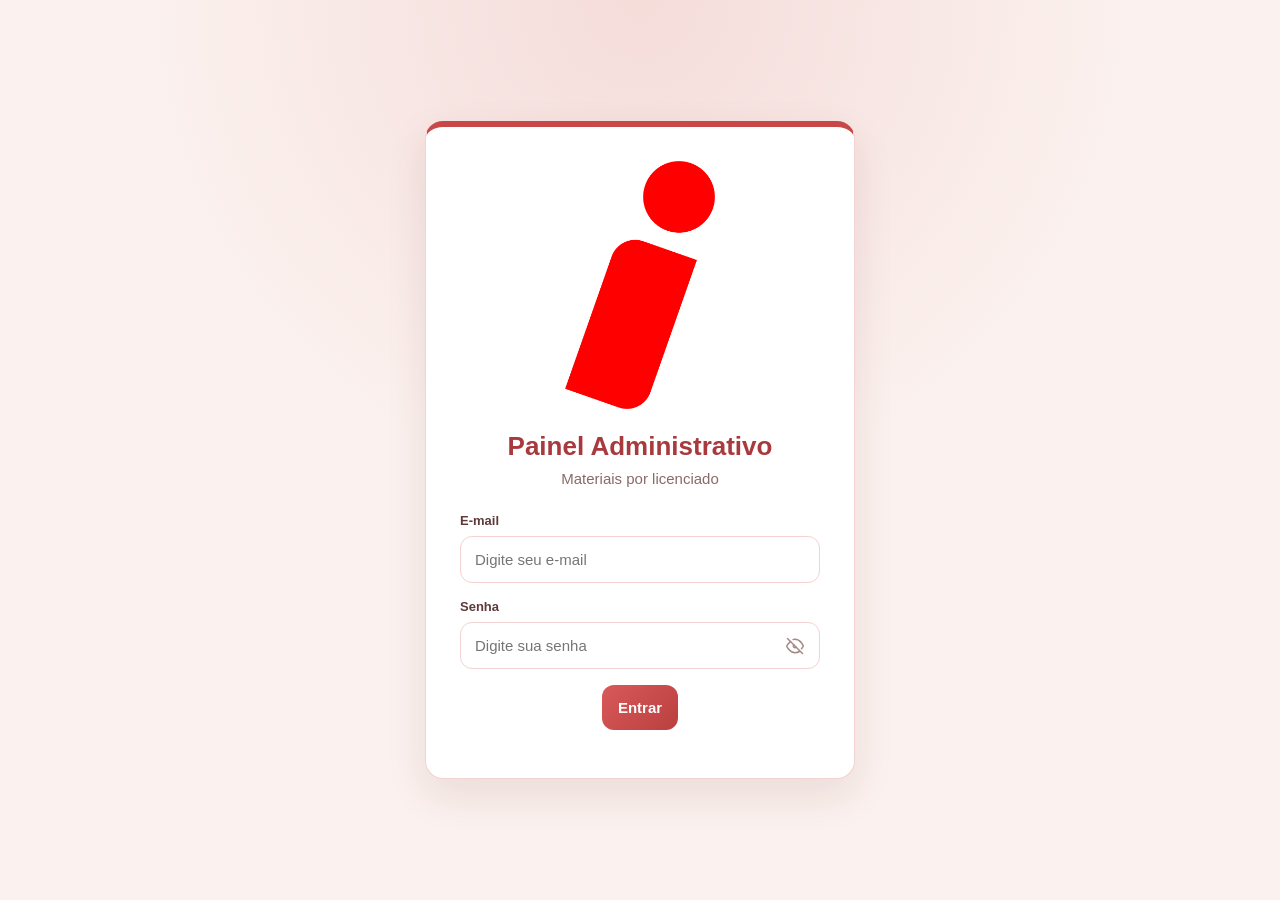
<file: admin/index.html>
<!doctype html>
<html lang="pt-BR">
<head>
  <meta charset="utf-8">
  <meta name="viewport" content="width=device-width, initial-scale=1">
  <title>Painel Administrativo</title>
  <link rel="preconnect" href="https://script.google.com" crossorigin>
  <link rel="preconnect" href="https://script.googleusercontent.com" crossorigin>
  <link rel="stylesheet" href="style.css?v=20261014">
</head>

<body>

  <section id="loginPage" class="login-page">
    <div class="login-card">
      <img src="../img/logo.png" alt="Logo Rede Inova" class="logo">

      <h1>Painel Administrativo</h1>
      <p>Materiais por licenciado</p>

      <div class="form-group">
        <label for="loginEmail">E-mail</label>
        <input id="loginEmail" type="email" placeholder="Digite seu e-mail">
      </div>

      <div class="form-group">
        <label for="loginSenha">Senha</label>

        <div class="password-wrapper">
          <input id="loginSenha" type="password" placeholder="Digite sua senha">

          <button type="button" id="togglePassword" class="password-toggle" aria-label="Mostrar senha">
            <svg id="eyeIcon" xmlns="http://www.w3.org/2000/svg" viewBox="0 0 24 24" fill="none" stroke="currentColor" stroke-width="1.8" stroke-linecap="round" stroke-linejoin="round">
              <path d="M3 3l18 18"></path>
              <path d="M10.58 10.58A2 2 0 0 0 13.42 13.42"></path>
              <path d="M9.88 4.24A10.94 10.94 0 0 1 12 4c7 0 10 8 10 8a18.5 18.5 0 0 1-2.16 3.19"></path>
              <path d="M6.61 6.61C3.98 8.38 2 12 2 12s3 8 10 8a10.8 10.8 0 0 0 5.39-1.39"></path>
            </svg>
          </button>
        </div>
      </div>

      <button id="btnLogin" type="button">Entrar</button>
      <div id="loginMsg" class="msg"></div>
    </div>
  </section>

  <section id="appPage" class="app hidden">

    <aside class="sidebar">
      <img src="../img/logo.png" alt="Logo Rede Inova" class="sidebar-logo">

      <nav class="sidebar-nav">
        <button id="btnLojas" class="nav-btn active" type="button">Lojas</button>
        <button id="btnNovaLoja" class="nav-btn" type="button">Nova loja</button>
        <button id="btnMeuPerfil" class="nav-btn" type="button">Meu Perfil</button>
        <button id="btnSair" class="nav-btn" type="button">Sair</button>
      </nav>
    </aside>

    <main class="main">

      <header class="topbar">
        <div>
          <h2>Painel Administrativo</h2>
          <p>Pesquise a loja pelo código e cadastre o link do material.</p>
        </div>

        <div class="user-box">
          <div id="userAvatarFallback" class="user-avatar-fallback">U</div>

          <div class="user-info">
            <strong id="userName">Usuário</strong>
            <span id="userEmail">email</span>
          </div>
        </div>
      </header>

      <section id="lojasSection" class="grid">

        <div class="card">
          <h3>Pesquisar loja</h3>
          <p class="subtitle">Digite apenas o código da loja.</p>

          <div class="search-row">
            <div class="form-group">
              <label for="codigoLoja">Código da loja</label>
              <input id="codigoLoja" type="text" placeholder="Ex.: 9">
            </div>

            <button id="btnBuscar" type="button">Pesquisar</button>
          </div>

          <div id="buscaMsg" class="msg"></div>
        </div>

        <div id="resultadoCard" class="card hidden">
          <h3>Dados da loja</h3>
          <p class="subtitle">Confira os dados antes de salvar o link.</p>

          <div id="statusMaterial" class="status-pill warn">
            🟡 Nenhum material cadastrado
          </div>

          <div class="details-grid">
            <div class="detail"><span>Código</span><strong id="detCodigo">-</strong></div>
            <div class="detail"><span>CNPJ</span><strong id="detCnpj">-</strong></div>
            <div class="detail"><span>Nome Fantasia</span><strong id="detNomeFantasia">-</strong></div>
            <div class="detail"><span>Razão Social</span><strong id="detRazaoSocial">-</strong></div>
            <div class="detail"><span>Telefone</span><strong id="detTelefone">-</strong></div>
            <div class="detail"><span>E-mail</span><strong id="detEmail">-</strong></div>
            <div class="detail"><span>Contato</span><strong id="detContato">-</strong></div>
            <div class="detail"><span>Status</span><strong id="detStatus">-</strong></div>
            <div class="detail"><span>Lojas Relacionadas</span><strong id="detRelacionadas">-</strong></div>
          </div>

          <div class="link-area">
            <div class="form-group">
              <label for="linkDrive">Link do Drive / Material</label>
              <textarea id="linkDrive" placeholder="Cole aqui o link do Drive"></textarea>
            </div>

            <div class="actions">
              <button id="btnSalvarLink" type="button">Salvar link</button>
              <button id="btnAbrirLink" type="button" class="btn-secondary">Abrir material</button>
            </div>

            <div id="linkMsg" class="msg"></div>
          </div>
        </div>

      </section>

      <section id="novaLojaSection" class="hidden">
        <div class="card">
          <h3>Cadastrar nova loja</h3>
          <p class="subtitle">A loja entra na planilha e já consegue acessar o portal com o CNPJ.</p>

          <div class="form-grid">
            <div class="form-group">
              <label for="novaCodigo">Código da loja *</label>
              <input id="novaCodigo" type="text" inputmode="numeric" placeholder="Ex.: 1508">
            </div>
            <div class="form-group">
              <label for="novaCnpj">CNPJ *</label>
              <input id="novaCnpj" type="text" inputmode="numeric" placeholder="00.000.000/0000-00">
            </div>
            <div class="form-group">
              <label for="novaNomeFantasia">Nome Fantasia</label>
              <input id="novaNomeFantasia" type="text">
            </div>
            <div class="form-group">
              <label for="novaRazaoSocial">Razão Social</label>
              <input id="novaRazaoSocial" type="text">
            </div>
            <div class="form-group">
              <label for="novaTelefone">Telefone</label>
              <input id="novaTelefone" type="text" placeholder="(00)00000-0000">
            </div>
            <div class="form-group">
              <label for="novaEmail">E-mail</label>
              <input id="novaEmail" type="email">
            </div>
            <div class="form-group">
              <label for="novaContato">Contato</label>
              <input id="novaContato" type="text">
            </div>
            <div class="form-group">
              <label for="novaStatus">Status *</label>
              <select id="novaStatus">
                <option value="">Selecione</option>
                <option>Licenciado (RE)Inaugurado</option>
                <option>Lojas em (RE)Inauguração</option>
                <option>Lojas não reinauguradas</option>
                <option>Em Credenciamento</option>
                <option>Licenciamento de marca</option>
                <option>Contratos FarmaHub</option>
                <option>Troca de CNPJ</option>
              </select>
            </div>
          </div>

          <div class="form-group">
            <label for="novaLink">Link do Drive / Material</label>
            <textarea id="novaLink" placeholder="Cole o link da pasta no Drive do Marketing (pode deixar em branco e cadastrar depois)"></textarea>
          </div>

          <div class="actions">
            <button id="btnCadastrarLoja" type="button">Cadastrar loja</button>
          </div>

          <div id="novaLojaMsg" class="msg"></div>
        </div>
      </section>

      <section id="perfilSection" class="hidden">
        <div id="perfilCard" class="card profile-card">
          <h3>Meu Perfil</h3>
          <p class="subtitle">Atualize sua senha (mínimo de 8 caracteres).</p>

          <div class="form-group">
            <label for="perfilNome">Nome</label>
            <input id="perfilNome" type="text" disabled>
          </div>

          <div class="form-group">
            <label for="perfilEmail">E-mail</label>
            <input id="perfilEmail" type="text" disabled>
          </div>

          <div class="form-group">
            <label for="perfilSenhaAtual">Senha atual</label>
            <input id="perfilSenhaAtual" type="password" placeholder="Digite sua senha atual" autocomplete="current-password">
          </div>

          <div class="form-group">
  <label for="perfilSenha">Nova senha</label>

  <div class="password-wrapper">
    <input id="perfilSenha" type="password" placeholder="Digite uma nova senha">

    <button
      type="button"
      id="togglePerfilPassword"
      class="password-toggle"
      aria-label="Mostrar senha">

      <svg
        id="perfilEyeIcon"
        xmlns="http://www.w3.org/2000/svg"
        viewBox="0 0 24 24"
        fill="none"
        stroke="currentColor"
        stroke-width="1.8"
        stroke-linecap="round"
        stroke-linejoin="round">

        <path d="M3 3l18 18"></path>
        <path d="M10.58 10.58A2 2 0 0 0 13.42 13.42"></path>
        <path d="M9.88 4.24A10.94 10.94 0 0 1 12 4c7 0 10 8 10 8a18.5 18.5 0 0 1-2.16 3.19"></path>
        <path d="M6.61 6.61C3.98 8.38 2 12 2 12s3 8 10 8a10.8 10.8 0 0 0 5.39-1.39"></path>
      </svg>

    </button>
  </div>
</div>

          <button id="btnSalvarPerfil" type="button">Salvar alterações</button>
          <div id="perfilMsg" class="msg"></div>
        </div>
      </section>

    </main>
  </section>

  <script src="script.js?v=20261014b"></script>
</body>
</html>
</file>
<file: admin/style.css>
* {
  box-sizing: border-box;
}

:root {
  --bg: #fbf1ee;
  --bg-soft: #fff6f3;
  --card: #ffffff;
  --card-2: #fdeeed;
  --text: #5e3a3a;
  --muted: #8a6a68;
  --muted-2: #a58886;
  --primary: #c8484a;
  --primary-dark: #a83a3e;
  --primary-hover: #b9403f;
  --primary-soft: #fdeeed;
  --danger: #c0392b;
  --success: #2f8a55;
  --warning: #b7791f;
  --border: #f2d3d1;
  --shadow: 0 16px 40px rgba(90,30,30,.10);
  --radius: 18px;
}

body {
  margin: 0;
  font-family: Arial, sans-serif;
  color: var(--text);
  background: radial-gradient(circle at top, rgba(200,72,74,.12), transparent 45%), var(--bg);
}

.hidden {
  display: none !important;
}

.login-page {
  min-height: 100vh;
  display: flex;
  align-items: center;
  justify-content: center;
  padding: 32px 18px;
}

.login-card {
  width: min(430px, 100%);
  background: var(--card);
  border: 1px solid var(--border);
  border-radius: var(--radius);
  border-top: 6px solid var(--primary);
  padding: 34px;
  box-shadow: var(--shadow);
  text-align: center;
}

.logo {
  width: 150px;
  max-width: 100%;
  margin: 0 auto 22px;
  display: block;
}

.login-card h1 {
  margin: 0 0 8px;
  font-size: 26px;
  color: var(--primary-dark);
}

.login-card p {
  margin: 0 0 26px;
  color: var(--muted);
  font-size: 15px;
}

.form-group {
  text-align: left;
  margin-bottom: 16px;
}

.form-group label {
  display: block;
  margin-bottom: 8px;
  font-size: 13px;
  font-weight: 700;
}

input,
select,
textarea {
  width: 100%;
  border: 1px solid var(--border);
  border-radius: 12px;
  padding: 14px;
  font-size: 15px;
  outline: none;
  background: #fff;
  color: #3d2a2a;
  font-family: Arial, sans-serif;
}

textarea {
  min-height: 88px;
  resize: vertical;
}

input:focus,
select:focus,
textarea:focus {
  border-color: #e08a88;
  box-shadow: 0 0 0 4px rgba(224,138,136,.2);
}

.password-wrapper {
  position: relative;
  width: 100%;
}

.password-wrapper input {
  width: 100%;
  padding-right: 48px;
}

.password-toggle {
  position: absolute;
  right: 14px;
  top: 50%;
  transform: translateY(-50%);
  width: 22px;
  height: 22px;
  min-width: 0;
  padding: 0;
  margin: 0;
  border: none;
  border-radius: 0;
  background: transparent;
  box-shadow: none;
  color: #a58886;
  cursor: pointer;
  display: flex;
  align-items: center;
  justify-content: center;
}

.password-toggle:hover {
  background: transparent;
  color: var(--primary-dark);
}

.password-toggle svg {
  width: 20px;
  height: 20px;
  display: block;
  pointer-events: none;
}

button {
  border: 0;
  border-radius: 12px;
  padding: 14px 16px;
  font-size: 15px;
  font-weight: 700;
  cursor: pointer;
  background: linear-gradient(135deg, #d9595a, #b9403f);
  color: #fff;
  transition: .15s ease;
}

button:hover {
  background: var(--primary-hover);
}

.password-toggle,
.password-toggle:hover {
  background: transparent;
}

button:disabled {
  opacity: .65;
  cursor: not-allowed;
}

.btn-secondary {
  background: #fff;
  border: 1px solid var(--border);
  color: var(--primary-dark);
}

.btn-secondary:hover {
  background: var(--primary-soft);
}

.btn-danger {
  background: #c0392b;
}

.msg {
  margin-top: 14px;
  font-size: 14px;
  font-weight: 700;
  text-align: center;
}

.msg.err {
  color: var(--danger);
}

.msg.ok {
  color: var(--success);
}

.app {
  min-height: 100vh;
  display: grid;
  grid-template-columns: 260px 1fr;
}

.sidebar {
  background: #fff;
  border-right: 1px solid var(--border);
  padding: 24px 18px;
}

.sidebar-logo {
  width: 150px;
  margin: 0 auto 30px;
  display: block;
}

.sidebar-nav {
  display: grid;
  gap: 10px;
}

.nav-btn {
  width: 100%;
  text-align: left;
  background: transparent;
  color: var(--muted);
  border: 1px solid transparent;
}

.nav-btn:hover,
.nav-btn.active {
  background: var(--primary-soft);
  border-color: var(--border);
  color: var(--primary-dark);
}

.main {
  padding: 24px;
}

.topbar {
  display: flex;
  align-items: center;
  justify-content: space-between;
  margin-bottom: 24px;
  gap: 18px;
}

.topbar h2 {
  margin: 0;
  font-size: 26px;
  color: var(--primary-dark);
}

.topbar p {
  margin: 6px 0 0;
  color: var(--muted);
  font-size: 14px;
}

.user-box {
  display: flex;
  align-items: center;
  gap: 12px;
  background: var(--card);
  border: 1px solid var(--border);
  border-radius: 16px;
  padding: 10px 14px;
}

.user-avatar {
  width: 42px;
  height: 42px;
  border-radius: 50%;
  background: var(--card-2);
  object-fit: cover;
  border: 1px solid var(--border);
}

.user-avatar-fallback {
  width: 42px;
  height: 42px;
  border-radius: 50%;
  background: var(--primary);
  color: #fff;
  display: flex;
  align-items: center;
  justify-content: center;
  font-weight: 800;
}

.user-info strong {
  display: block;
  font-size: 14px;
}

.user-info span {
  display: block;
  font-size: 12px;
  color: var(--muted-2);
}

.grid {
  display: grid;
  grid-template-columns: 1fr;
  gap: 18px;
}

.card {
  background: var(--card);
  border: 1px solid var(--border);
  border-radius: var(--radius);
  padding: 24px;
  box-shadow: var(--shadow);
}

.card h3 {
  margin: 0 0 8px;
  font-size: 22px;
  color: var(--primary-dark);
}

.card .subtitle {
  margin: 0 0 20px;
  color: var(--muted);
  font-size: 14px;
}

.search-row {
  display: grid;
  grid-template-columns: 1fr 160px;
  gap: 12px;
  align-items: end;
}

.details-grid {
  display: grid;
  grid-template-columns: repeat(2, minmax(0, 1fr));
  gap: 14px;
  margin-top: 18px;
}

.form-grid {
  display: grid;
  grid-template-columns: repeat(2, minmax(0, 1fr));
  gap: 0 14px;
  margin-top: 18px;
}

.detail {
  background: var(--bg-soft);
  border: 1px solid var(--border);
  border-radius: 14px;
  padding: 14px;
}

.detail span {
  display: block;
  color: var(--muted-2);
  font-size: 12px;
  margin-bottom: 5px;
}

.detail strong {
  display: block;
  font-size: 14px;
  word-break: break-word;
}

.status-pill {
  display: inline-flex;
  align-items: center;
  gap: 7px;
  padding: 8px 12px;
  border-radius: 999px;
  font-weight: 800;
  font-size: 13px;
  margin-top: 14px;
}

.status-pill.ok {
  color: var(--success);
  background: rgba(47,138,85,.12);
}

.status-pill.warn {
  color: var(--warning);
  background: rgba(251,191,36,.18);
}

.link-area {
  margin-top: 20px;
}

.actions {
  display: flex;
  gap: 12px;
  margin-top: 16px;
  flex-wrap: wrap;
}

.actions button {
  min-width: 150px;
}

.profile-card {
  max-width: 680px;
}

.profile-photo-box {
  width: 118px;
  height: 118px;
  border-radius: 50%;
  background: var(--card-2);
  border: 1px solid var(--border);
  display: flex;
  align-items: center;
  justify-content: center;
  margin: 10px 0 14px;
  overflow: hidden;
}

.profile-photo-preview {
  width: 100%;
  height: 100%;
  object-fit: cover;
}

.profile-photo-fallback {
  width: 100%;
  height: 100%;
  background: var(--primary);
  color: #fff;
  display: flex;
  align-items: center;
  justify-content: center;
  font-size: 42px;
  font-weight: 800;
}

.help-text {
  display: block;
  margin-top: 8px;
  color: var(--muted-2);
  font-size: 12px;
}

input[type="file"] {
  background: transparent;
  color: var(--text);
  border: 1px dashed var(--border);
  cursor: pointer;
}

input[type="file"]::file-selector-button {
  border: 0;
  border-radius: 10px;
  padding: 10px 14px;
  margin-right: 12px;
  background: var(--primary);
  color: #fff;
  font-weight: 700;
  cursor: pointer;
}

@media (max-width: 850px) {
  .app {
    grid-template-columns: 1fr;
  }

  .sidebar {
    border-right: 0;
    border-bottom: 1px solid var(--border);
  }

  .sidebar-logo {
    margin-bottom: 18px;
  }

  .sidebar-nav {
    grid-template-columns: repeat(2, 1fr);
  }

  .topbar {
    flex-direction: column;
    align-items: flex-start;
  }

  .search-row {
    grid-template-columns: 1fr;
  }

  .details-grid,
  .form-grid {
    grid-template-columns: 1fr;
  }
}
</file>
